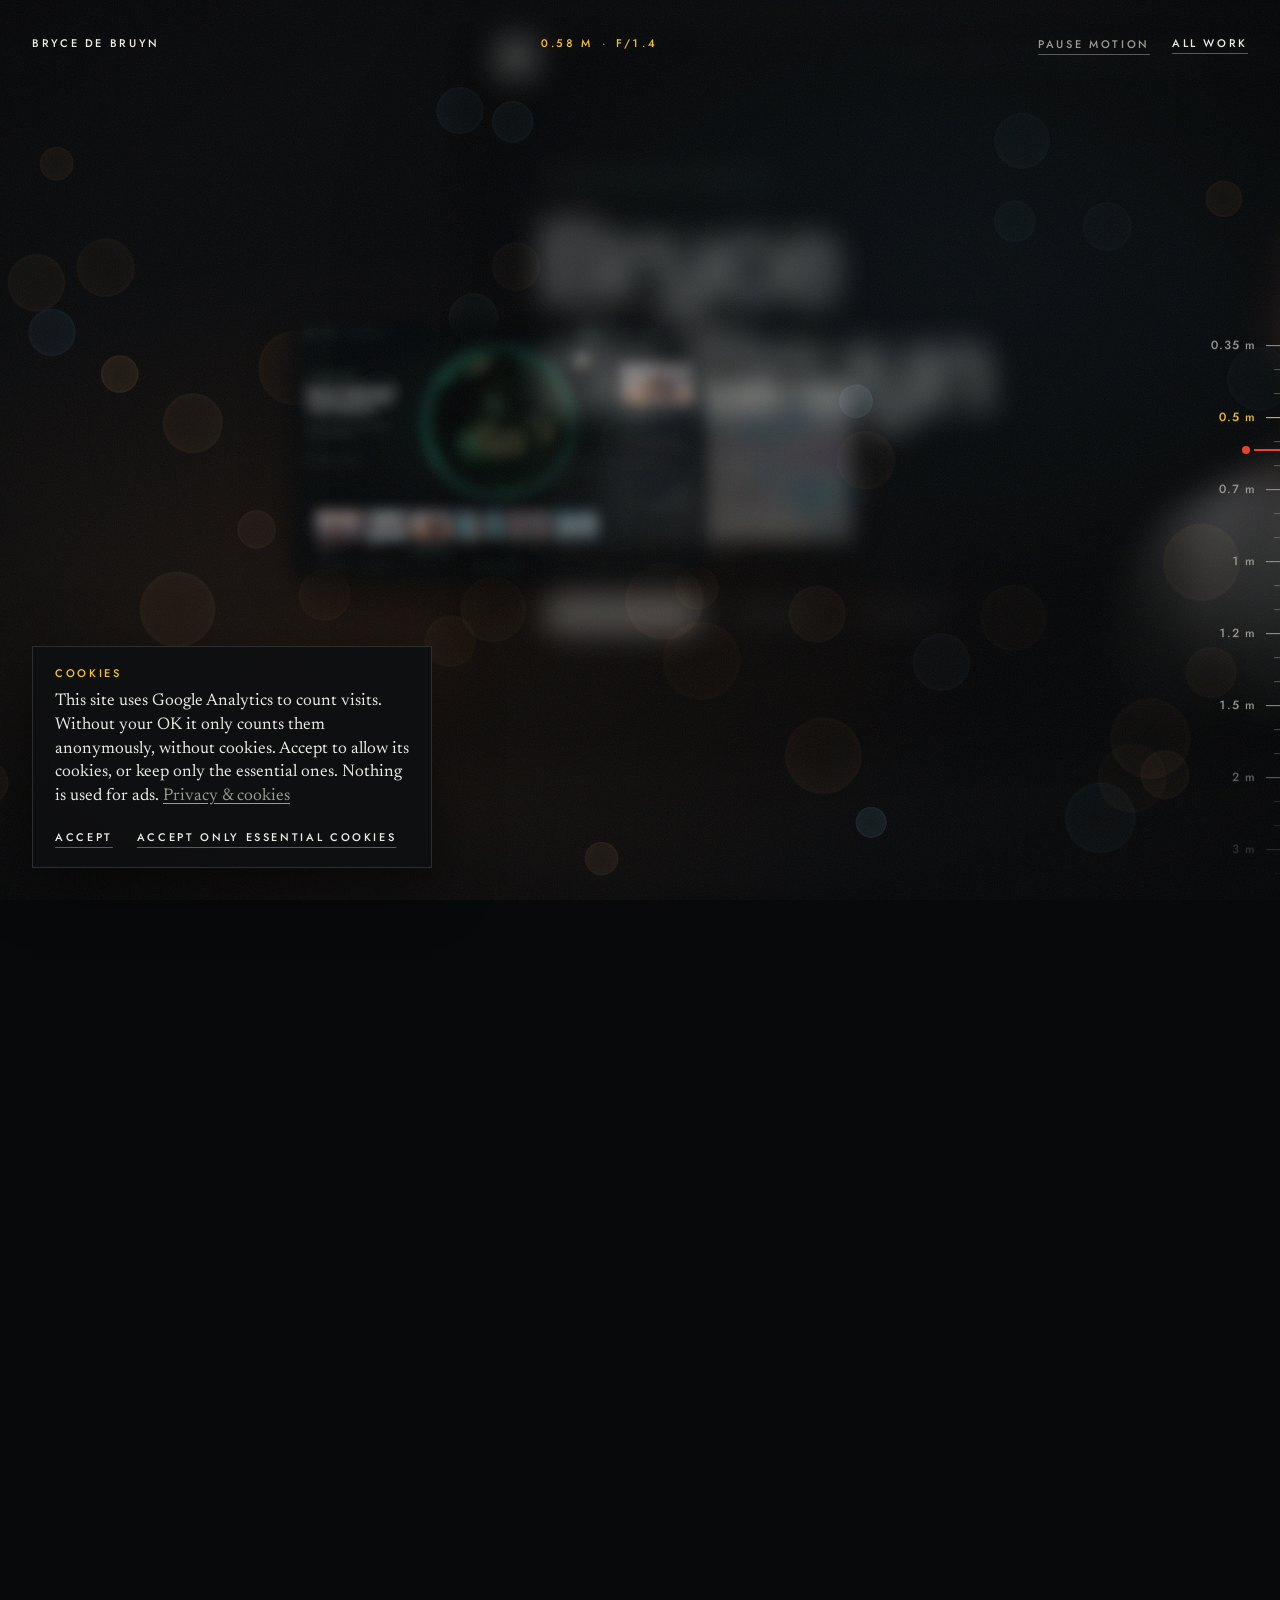
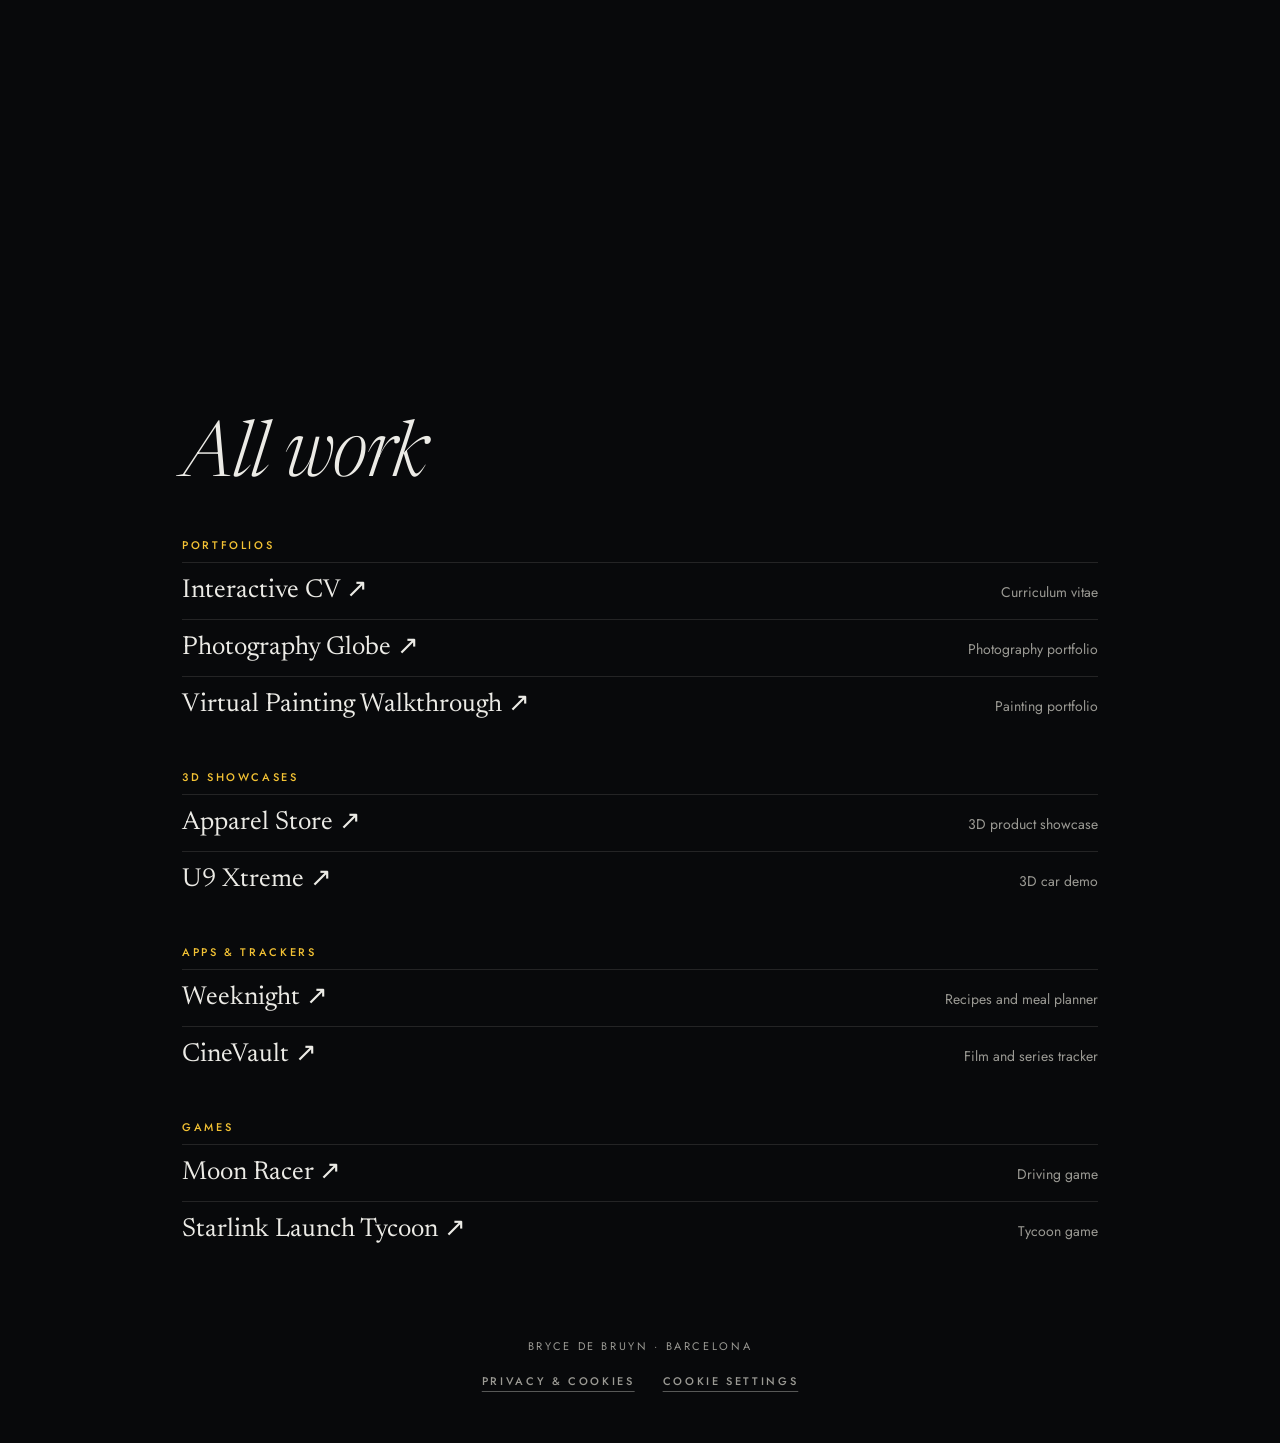
<file: index.html>
<!doctype html>
<html lang="en">
<head>
  <meta charset="utf-8">
  <meta name="viewport" content="width=device-width, initial-scale=1">
  <title>Bryce de Bruyn · Websites and games, in focus</title>
  <meta name="description" content="The websites and browser games Bryce de Bruyn has designed and built. Scroll to rack focus through them, from close up to infinity.">
  <meta name="theme-color" content="#08090b">

  <!-- Google tag (GA4 G-KSHFJ2PBB5 via GTM-5NJ6FLJG), Consent Mode v2.
       Starts with cookies off: Google only gets anonymous, cookieless pings.
       "Accept" in the bar (js/consent.js) turns analytics cookies on. Ad storage stays off. -->
  <script>
    window.dataLayer = window.dataLayer || [];
    function gtag(){dataLayer.push(arguments);}
    gtag('consent', 'default', {
      analytics_storage: 'denied',
      ad_storage: 'denied',
      ad_user_data: 'denied',
      ad_personalization: 'denied',
      wait_for_update: 500
    });
    try {
      if (localStorage.getItem('bdb-analytics') === 'granted') {
        gtag('consent', 'update', { analytics_storage: 'granted' });
      }
    } catch (e) {}
  </script>
  <script async src="https://www.googletagmanager.com/gtm.js?id=GTM-5NJ6FLJG"></script>
  <script>
    gtag('js', new Date());
  </script>

  <link rel="preconnect" href="https://fonts.googleapis.com">
  <link rel="preconnect" href="https://fonts.gstatic.com" crossorigin>
  <link href="https://fonts.googleapis.com/css2?family=Jost:wght@400;500&family=Newsreader:ital,opsz,wght@0,6..72,400;1,6..72,300;1,6..72,400&display=swap" rel="stylesheet">
  <link rel="stylesheet" href="css/style.css?v=8">
</head>
<body>
  <a class="skip" href="#work">Skip to the list of work</a>

  <header class="hud hud--top">
    <p class="hud__name">Bryce de Bruyn</p>
    <p class="hud__readout" aria-hidden="true"><span data-readout-dist>0.35 m</span><span class="hud__sep">·</span><span data-readout-f>f/1.4</span></p>
    <div class="hud__right">
      <button class="hud__pause" type="button" data-pause aria-pressed="false">Pause motion</button>
      <a class="hud__link" href="#work">All work</a>
    </div>
  </header>

  <main>
    <section class="scroller" data-scroller aria-label="Scroll to focus through the work">
      <div class="stage" data-stage>
        <canvas class="bokeh" data-bokeh aria-hidden="true"></canvas>
        <div class="planes" data-planes></div>
        <div class="af" data-af aria-hidden="true"><i></i><i></i><i></i><i></i></div>
        <div class="captions" data-captions></div>
        <canvas class="iris" data-iris aria-hidden="true"></canvas>
        <div class="grain" aria-hidden="true"></div>

        <nav class="scale" data-scale aria-label="Focus distance">
          <span class="scale__index" aria-hidden="true"></span>
          <ol class="scale__marks" data-scale-marks></ol>
        </nav>

        <p class="cue" data-cue aria-hidden="true"><span class="cue__ring"></span>Scroll to focus</p>
      </div>
    </section>

    <section class="work" id="work" aria-labelledby="work-title">
      <h2 id="work-title">All work</h2>
      <div data-work-list></div>
    </section>
  </main>

  <footer class="foot">
    <p>Bryce de Bruyn · Barcelona</p>
    <div class="foot__links">
      <a class="foot__link" href="privacy.html">Privacy &amp; cookies</a>
      <button class="foot__consent" type="button" data-consent-open>Cookie settings</button>
    </div>
  </footer>

  <script src="js/data.js?v=8"></script>
  <script src="js/main.js?v=8"></script>
  <script src="js/consent.js?v=8"></script>
</body>
</html>
</file>
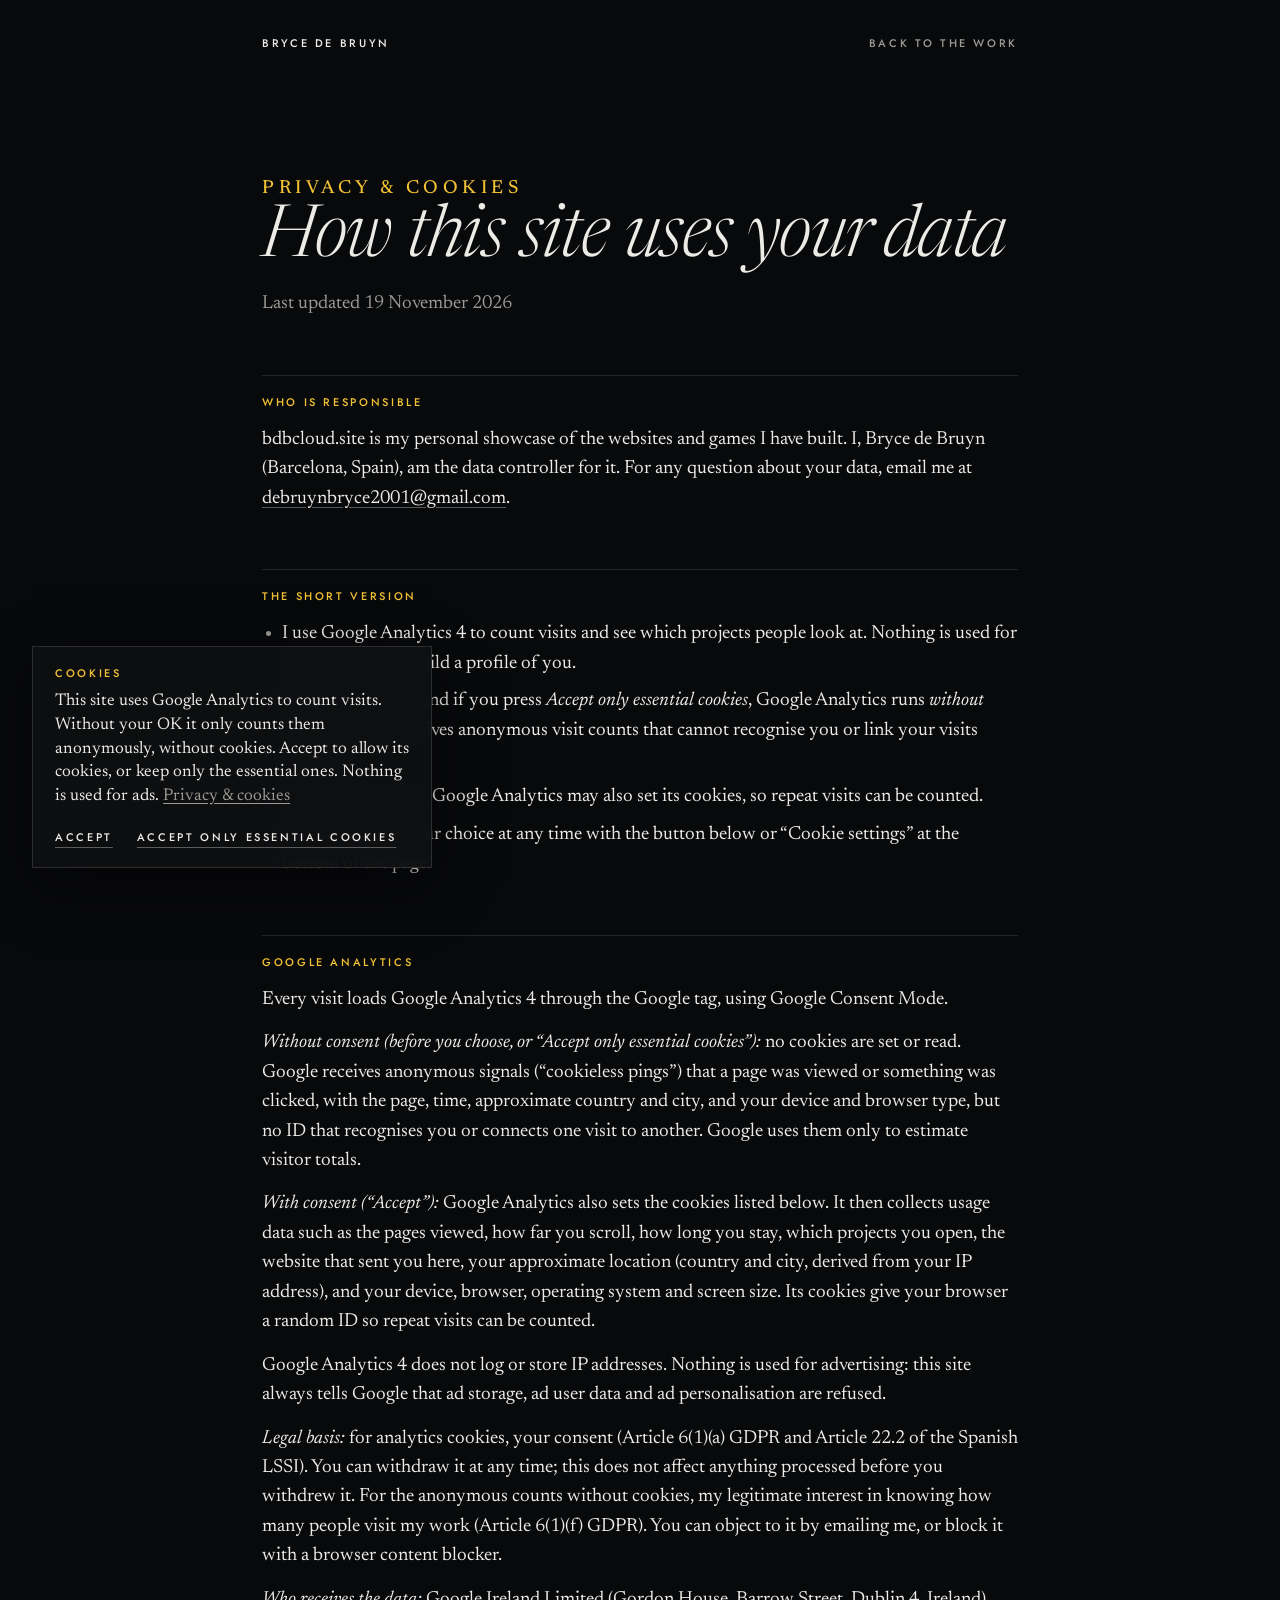
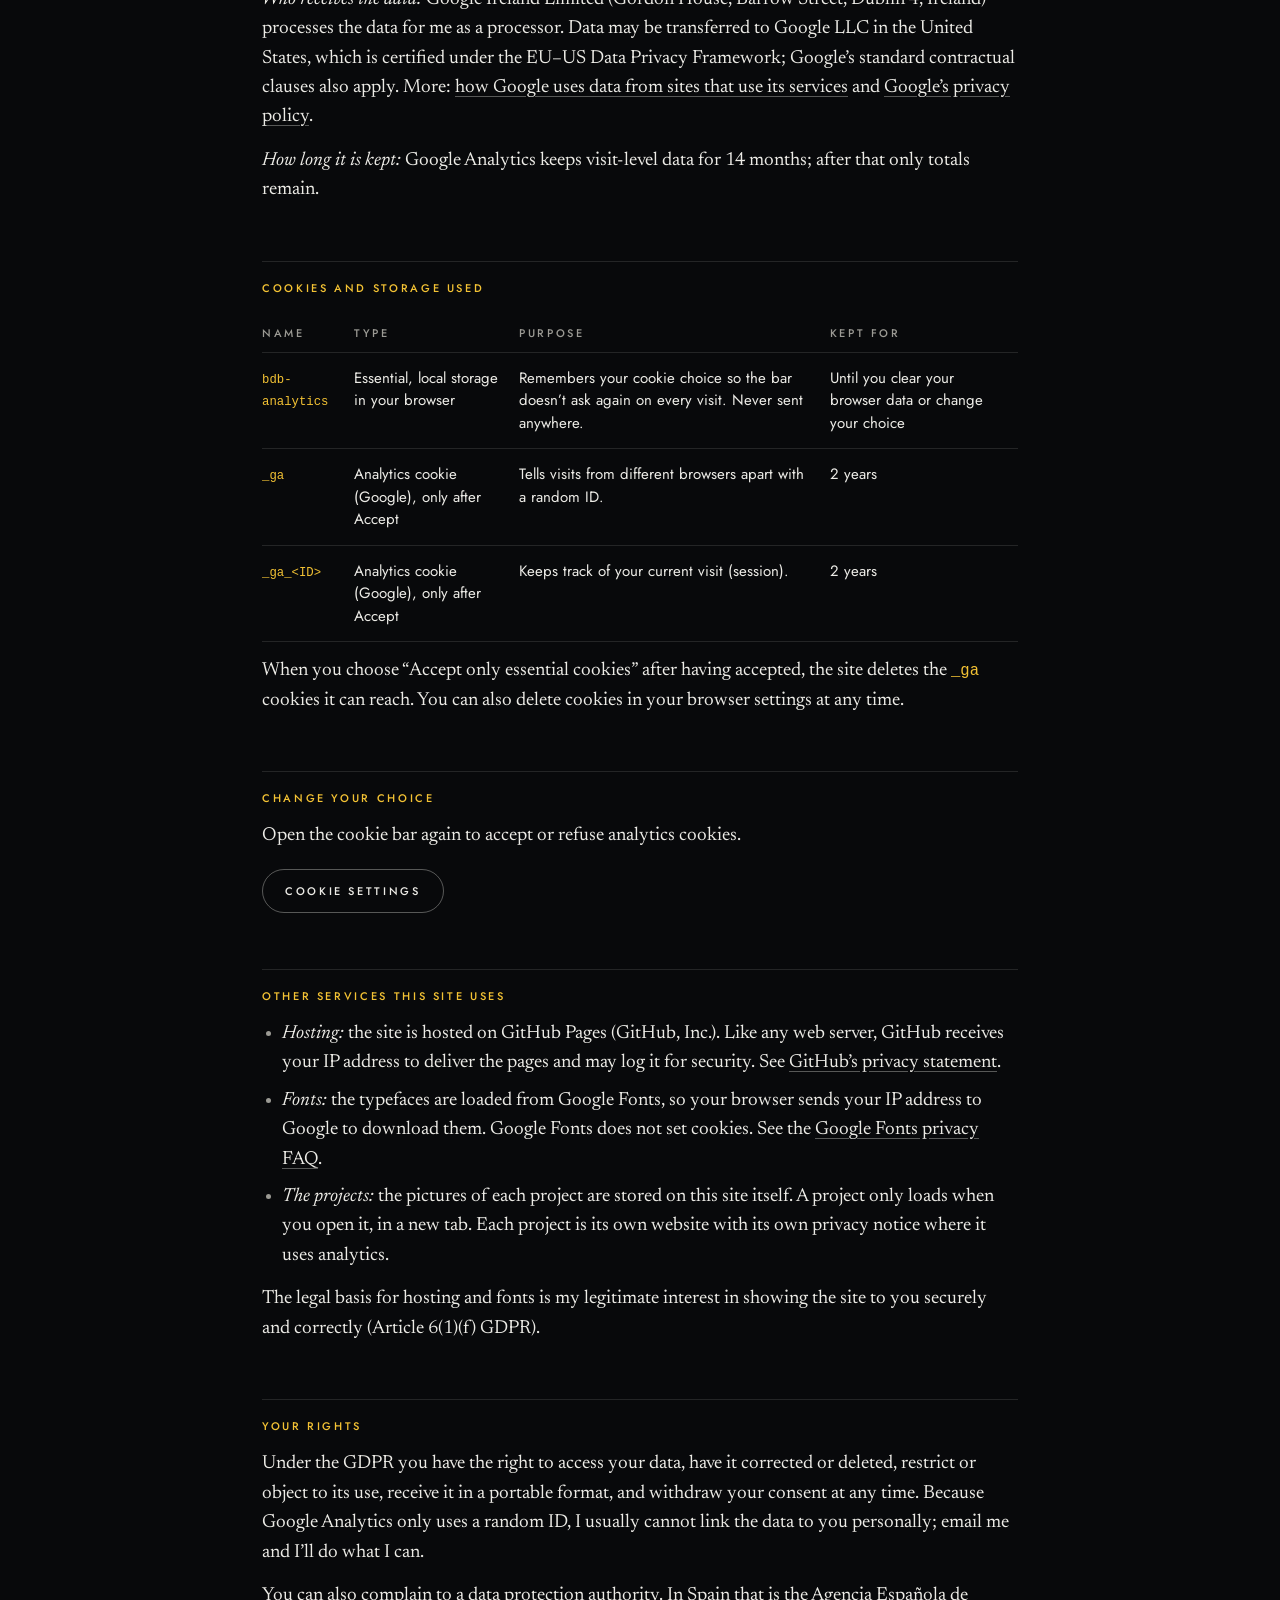
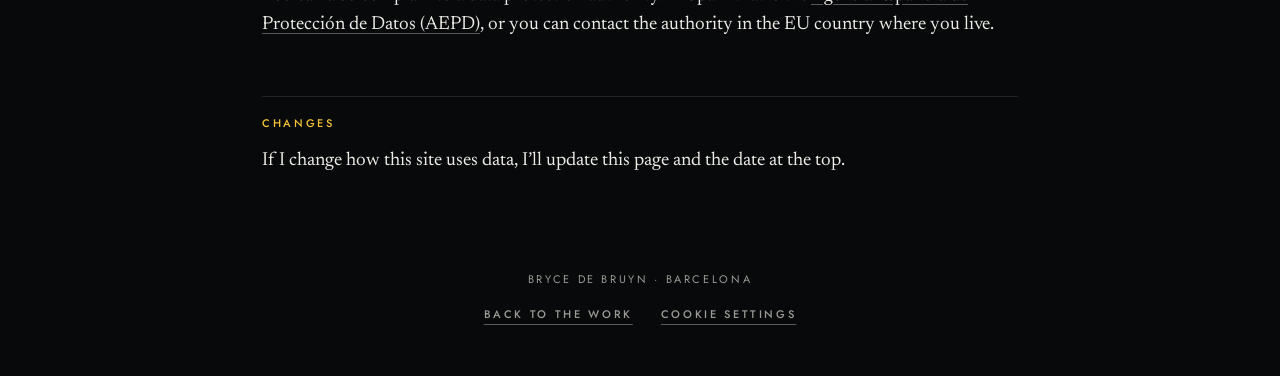
<file: privacy.html>
<!doctype html>
<html lang="en">
<head>
  <meta charset="utf-8">
  <meta name="viewport" content="width=device-width, initial-scale=1">
  <title>Privacy &amp; cookies · Bryce de Bruyn</title>
  <meta name="description" content="How bdbcloud.site uses cookies and Google Analytics, and your rights under the GDPR.">
  <meta name="robots" content="noindex">
  <meta name="theme-color" content="#08090b">

  <!-- Google tag (GA4 G-KSHFJ2PBB5 via GTM-5NJ6FLJG), Consent Mode v2. Same as index.html. -->
  <script>
    window.dataLayer = window.dataLayer || [];
    function gtag(){dataLayer.push(arguments);}
    gtag('consent', 'default', {
      analytics_storage: 'denied',
      ad_storage: 'denied',
      ad_user_data: 'denied',
      ad_personalization: 'denied',
      wait_for_update: 500
    });
    try {
      if (localStorage.getItem('bdb-analytics') === 'granted') {
        gtag('consent', 'update', { analytics_storage: 'granted' });
      }
    } catch (e) {}
  </script>
  <script async src="https://www.googletagmanager.com/gtm.js?id=GTM-5NJ6FLJG"></script>
  <script>
    gtag('js', new Date());
  </script>

  <link rel="preconnect" href="https://fonts.googleapis.com">
  <link rel="preconnect" href="https://fonts.gstatic.com" crossorigin>
  <link href="https://fonts.googleapis.com/css2?family=Jost:wght@400;500&family=Newsreader:ital,opsz,wght@0,6..72,400;1,6..72,300;1,6..72,400&display=swap" rel="stylesheet">
  <link rel="stylesheet" href="css/style.css?v=8">
</head>
<body class="legal-page">
  <a class="skip" href="#main">Skip to content</a>

  <header class="legal-top">
    <a class="legal-top__name" href="./">Bryce de Bruyn</a>
    <a class="legal-top__back" href="./">Back to the work</a>
  </header>

  <main id="main" class="legal">
    <p class="legal__kicker">Privacy &amp; cookies</p>
    <h1>How this site uses your data</h1>
    <p class="legal__date">Last updated 19 November 2026</p>

    <h2>Who is responsible</h2>
    <p>bdbcloud.site is my personal showcase of the websites and games I have built. I, Bryce de Bruyn (Barcelona, Spain), am the data controller for it. For any question about your data, email me at <a href="mailto:debruynbryce2001@gmail.com">debruynbryce2001@gmail.com</a>.</p>

    <h2>The short version</h2>
    <ul>
      <li>I use Google Analytics 4 to count visits and see which projects people look at. Nothing is used for advertising or to build a profile of you.</li>
      <li>Until you choose, and if you press <strong>Accept only essential cookies</strong>, Google Analytics runs <strong>without cookies</strong>: it only receives anonymous visit counts that cannot recognise you or link your visits together.</li>
      <li>If you press <strong>Accept</strong>, Google Analytics may also set its cookies, so repeat visits can be counted.</li>
      <li>You can change your choice at any time with the button below or “Cookie settings” at the bottom of the page.</li>
    </ul>

    <h2>Google Analytics</h2>
    <p>Every visit loads Google Analytics 4 through the Google tag, using Google Consent Mode.</p>
    <p><strong>Without consent (before you choose, or “Accept only essential cookies”):</strong> no cookies are set or read. Google receives anonymous signals (“cookieless pings”) that a page was viewed or something was clicked, with the page, time, approximate country and city, and your device and browser type, but no ID that recognises you or connects one visit to another. Google uses them only to estimate visitor totals.</p>
    <p><strong>With consent (“Accept”):</strong> Google Analytics also sets the cookies listed below. It then collects usage data such as the pages viewed, how far you scroll, how long you stay, which projects you open, the website that sent you here, your approximate location (country and city, derived from your IP address), and your device, browser, operating system and screen size. Its cookies give your browser a random ID so repeat visits can be counted.</p>
    <p>Google Analytics 4 does not log or store IP addresses. Nothing is used for advertising: this site always tells Google that ad storage, ad user data and ad personalisation are refused.</p>
    <p><strong>Legal basis:</strong> for analytics cookies, your consent (Article 6(1)(a) GDPR and Article 22.2 of the Spanish LSSI). You can withdraw it at any time; this does not affect anything processed before you withdrew it. For the anonymous counts without cookies, my legitimate interest in knowing how many people visit my work (Article 6(1)(f) GDPR). You can object to it by emailing me, or block it with a browser content blocker.</p>
    <p><strong>Who receives the data:</strong> Google Ireland Limited (Gordon House, Barrow Street, Dublin 4, Ireland) processes the data for me as a processor. Data may be transferred to Google LLC in the United States, which is certified under the EU–US Data Privacy Framework; Google’s standard contractual clauses also apply. More: <a href="https://policies.google.com/technologies/partner-sites" target="_blank" rel="noopener">how Google uses data from sites that use its services</a> and <a href="https://policies.google.com/privacy" target="_blank" rel="noopener">Google’s privacy policy</a>.</p>
    <p><strong>How long it is kept:</strong> Google Analytics keeps visit-level data for 14 months; after that only totals remain.</p>

    <h2>Cookies and storage used</h2>
    <div class="legal__table-wrap">
      <table>
        <thead>
          <tr><th scope="col">Name</th><th scope="col">Type</th><th scope="col">Purpose</th><th scope="col">Kept for</th></tr>
        </thead>
        <tbody>
          <tr><td data-label="Name"><code>bdb-analytics</code></td><td data-label="Type">Essential, local storage in your browser</td><td data-label="Purpose">Remembers your cookie choice so the bar doesn’t ask again on every visit. Never sent anywhere.</td><td data-label="Kept for">Until you clear your browser data or change your choice</td></tr>
          <tr><td data-label="Name"><code>_ga</code></td><td data-label="Type">Analytics cookie (Google), only after Accept</td><td data-label="Purpose">Tells visits from different browsers apart with a random ID.</td><td data-label="Kept for">2 years</td></tr>
          <tr><td data-label="Name"><code>_ga_&lt;ID&gt;</code></td><td data-label="Type">Analytics cookie (Google), only after Accept</td><td data-label="Purpose">Keeps track of your current visit (session).</td><td data-label="Kept for">2 years</td></tr>
        </tbody>
      </table>
    </div>
    <p>When you choose “Accept only essential cookies” after having accepted, the site deletes the <code>_ga</code> cookies it can reach. You can also delete cookies in your browser settings at any time.</p>

    <h2>Change your choice</h2>
    <p>Open the cookie bar again to accept or refuse analytics cookies.</p>
    <button class="legal__btn" type="button" data-consent-open>Cookie settings</button>

    <h2>Other services this site uses</h2>
    <ul>
      <li><strong>Hosting:</strong> the site is hosted on GitHub Pages (GitHub, Inc.). Like any web server, GitHub receives your IP address to deliver the pages and may log it for security. See <a href="https://docs.github.com/en/site-policy/privacy-policies/github-general-privacy-statement" target="_blank" rel="noopener">GitHub’s privacy statement</a>.</li>
      <li><strong>Fonts:</strong> the typefaces are loaded from Google Fonts, so your browser sends your IP address to Google to download them. Google Fonts does not set cookies. See the <a href="https://developers.google.com/fonts/faq/privacy" target="_blank" rel="noopener">Google Fonts privacy FAQ</a>.</li>
      <li><strong>The projects:</strong> the pictures of each project are stored on this site itself. A project only loads when you open it, in a new tab. Each project is its own website with its own privacy notice where it uses analytics.</li>
    </ul>
    <p>The legal basis for hosting and fonts is my legitimate interest in showing the site to you securely and correctly (Article 6(1)(f) GDPR).</p>

    <h2>Your rights</h2>
    <p>Under the GDPR you have the right to access your data, have it corrected or deleted, restrict or object to its use, receive it in a portable format, and withdraw your consent at any time. Because Google Analytics only uses a random ID, I usually cannot link the data to you personally; email me and I’ll do what I can.</p>
    <p>You can also complain to a data protection authority. In Spain that is the <a href="https://www.aepd.es" target="_blank" rel="noopener">Agencia Española de Protección de Datos (AEPD)</a>, or you can contact the authority in the EU country where you live.</p>

    <h2>Changes</h2>
    <p>If I change how this site uses data, I’ll update this page and the date at the top.</p>
  </main>

  <footer class="foot">
    <p>Bryce de Bruyn · Barcelona</p>
    <div class="foot__links">
      <a class="foot__link" href="./">Back to the work</a>
      <button class="foot__consent" type="button" data-consent-open>Cookie settings</button>
    </div>
  </footer>

  <script src="js/consent.js?v=8"></script>
</body>
</html>
</file>
<file: css/style.css>
/* =========================================================================
   Focus pull
   A dark, deep scene seen through a lens. Scrolling turns the focus ring.
   Lens-barrel engraving (Jost) for the instruments, Newsreader for names.
   ========================================================================= */

:root {
  --bg: #08090b;
  --ink: #ecebe6;
  --muted: #9b9a94;
  --yellow: #f3c234; /* the metre scale on a lens barrel */
  --red: #e5452f;    /* the focus index */

  --engrave: 'Jost', system-ui, sans-serif;
  --serif: 'Newsreader', Georgia, serif;
}

*, *::before, *::after { box-sizing: border-box; }

html { background: var(--bg); }

body {
  margin: 0;
  background: var(--bg);
  color: var(--ink);
  font-family: var(--engrave);
  font-size: 16px;
  line-height: 1.55;
  -webkit-font-smoothing: antialiased;
  overflow-x: hidden;
}

a { color: inherit; }
:focus-visible { outline: 2px solid var(--yellow); outline-offset: 3px; }

.skip {
  position: absolute;
  left: 16px;
  top: -60px;
  z-index: 50;
  padding: 10px 14px;
  background: var(--ink);
  color: var(--bg);
  text-decoration: none;
}
.skip:focus { top: 12px; }

/* ------------------------------------------------------------ HUD */

.hud {
  position: fixed;
  left: 0;
  right: 0;
  z-index: 30;
  display: flex;
  align-items: center;
  justify-content: space-between;
  gap: 16px;
  padding: 22px 32px;
  pointer-events: none;
}
.hud > * { pointer-events: auto; margin: 0; }
.hud--top { top: 0; }

.hud__name,
.hud__link,
.hud__readout {
  font-size: 11px;
  font-weight: 500;
  letter-spacing: 0.24em;
  text-transform: uppercase;
}
.hud__link,
.hud__pause {
  display: inline-flex;
  align-items: center;
  min-height: 44px;
  text-decoration: underline;
  text-decoration-color: rgba(236, 235, 230, 0.35);
  text-underline-offset: 6px;
  transition: text-decoration-color 0.2s;
}
.hud__link:hover, .hud__pause:hover { text-decoration-color: var(--ink); }
.hud__right { display: flex; align-items: center; gap: 22px; }
.hud__pause {
  padding: 0;
  border: 0;
  background: none;
  color: var(--muted);
  font: 500 11px/1 var(--engrave);
  letter-spacing: 0.24em;
  text-transform: uppercase;
  cursor: pointer;
}
.is-paused .grain, .is-paused .cue__ring { animation-play-state: paused; }
.hud__readout { color: var(--yellow); font-variant-numeric: tabular-nums; }
.hud__sep { margin: 0 0.8em; color: var(--muted); }

/* ------------------------------------------------------------ the scene */

.scroller { position: relative; }

.stage {
  position: sticky;
  top: 0;
  height: 100vh;
  height: 100svh;
  overflow: hidden;
  background:
    radial-gradient(ellipse 70% 60% at 30% 70%, rgba(120, 70, 30, 0.16), transparent 70%),
    radial-gradient(ellipse 60% 55% at 75% 30%, rgba(40, 90, 110, 0.14), transparent 70%),
    var(--bg);
}

.bokeh, .iris {
  position: absolute;
  inset: 0;
  width: 100%;
  height: 100%;
  pointer-events: none;
}
.iris { z-index: 20; }

.planes { position: absolute; inset: 0; z-index: 1; } /* its own layer, so the planes stay under the iris and captions */

.plane {
  position: absolute;
  top: 0;
  left: 0;
  transform-origin: 50% 50%;
  will-change: transform, filter, opacity;
  visibility: hidden;
}
.plane--shot {
  aspect-ratio: 16 / 10;
  border-radius: 4px;
  overflow: hidden;
  cursor: pointer;
  box-shadow: 0 30px 80px -20px rgba(0, 0, 0, 0.8), 0 0 0 1px rgba(255, 255, 255, 0.06);
  background: #111;
}
.plane--shot img { display: block; width: 100%; height: 100%; object-fit: cover; transition: transform 0.4s ease; }
.plane--shot:hover img { transform: scale(1.02); }

.plane--text { text-align: center; cursor: default; }
.plane__title {
  margin: 0;
  font-family: var(--serif);
  font-style: italic;
  font-weight: 300;
  font-size: 128px;
  line-height: 0.92;
  letter-spacing: -0.03em;
}
.plane__sub {
  margin: 26px 0 0;
  font-size: 13px;
  font-weight: 500;
  letter-spacing: 0.32em;
  text-transform: uppercase;
  color: var(--muted);
}
.plane__links { display: flex; justify-content: center; gap: 14px; margin-top: 30px; }

/* The autofocus frame: four corners around whatever is in focus. */
.af {
  position: absolute;
  top: 0;
  left: 0;
  z-index: 12;
  pointer-events: none;
  opacity: 0;
}
.af i {
  position: absolute;
  width: 22px;
  height: 22px;
  border: 0 solid rgba(236, 235, 230, 0.8);
  transition: border-color 0.2s;
}
.af i:nth-child(1) { left: -14px; top: -14px; border-left-width: 2px; border-top-width: 2px; }
.af i:nth-child(2) { right: -14px; top: -14px; border-right-width: 2px; border-top-width: 2px; }
.af i:nth-child(3) { left: -14px; bottom: -14px; border-left-width: 2px; border-bottom-width: 2px; }
.af i:nth-child(4) { right: -14px; bottom: -14px; border-right-width: 2px; border-bottom-width: 2px; }
.af.is-locked i { border-color: var(--red); }

/* ------------------------------------------------------------ captions */

.captions { position: absolute; inset: 0; z-index: 14; pointer-events: none; }

.caption {
  position: absolute;
  top: 50%;
  width: min(30vw, 400px);
  opacity: 0;
  pointer-events: none;
}
.caption.is-live { pointer-events: auto; }
/* A soft shadow behind the text, so it reads over whatever is blurred behind it. */
.caption::before {
  content: '';
  position: absolute;
  inset: -18% -22%;
  z-index: -1;
  background: radial-gradient(closest-side, rgba(8, 9, 11, 0.82), rgba(8, 9, 11, 0.55) 60%, transparent);
}
.caption--left { left: 6vw; }
.caption--right { right: 9vw; }

.caption__kicker {
  margin: 0 0 16px;
  font-size: 11px;
  font-weight: 500;
  letter-spacing: 0.24em;
  text-transform: uppercase;
  color: var(--yellow);
}
.caption__name {
  margin: 0;
  font-family: var(--serif);
  font-style: italic;
  font-weight: 400;
  font-size: clamp(40px, 4.4vw, 68px);
  line-height: 0.98;
  letter-spacing: -0.02em;
}
.caption__type {
  margin: 12px 0 18px;
  font-size: 12px;
  font-weight: 500;
  letter-spacing: 0.24em;
  text-transform: uppercase;
  color: var(--muted);
}
.caption__text { margin: 0 0 10px; font-size: 16px; line-height: 1.6; color: #d5d3cc; }
.caption__note { margin: 0 0 10px; font-size: 14px; color: var(--muted); }

.button {
  display: inline-flex;
  align-items: center;
  min-height: 44px;
  gap: 10px;
  margin-top: 12px;
  padding: 12px 20px;
  border: 1px solid rgba(236, 235, 230, 0.4);
  border-radius: 999px;
  font-size: 12px;
  font-weight: 500;
  letter-spacing: 0.18em;
  text-transform: uppercase;
  text-decoration: none;
  transition: background 0.2s, color 0.2s, border-color 0.2s;
}
.button:hover { background: var(--ink); color: var(--bg); border-color: var(--ink); }
.button:active { transform: scale(0.97); }
.button--solid { background: var(--ink); color: var(--bg); border-color: var(--ink); }
.button--solid:hover { background: #fff; }

/* ------------------------------------------------------------ lens scale */

.scale {
  position: absolute;
  top: 0;
  right: 0;
  bottom: 0;
  z-index: 25;
  width: 92px;
  overflow: hidden;
  -webkit-mask-image: linear-gradient(transparent, #000 22%, #000 78%, transparent);
  mask-image: linear-gradient(transparent, #000 22%, #000 78%, transparent);
}
.scale__index {
  position: absolute;
  top: 50%;
  right: 0;
  width: 26px;
  height: 2px;
  margin-top: -1px;
  background: var(--red);
}
.scale__index::before {
  content: '';
  position: absolute;
  right: 30px;
  top: -3px;
  width: 8px;
  height: 8px;
  border-radius: 50%;
  background: var(--red);
}
.scale__marks {
  position: absolute;
  top: 50%;
  right: 0;
  margin: 0;
  padding: 0;
  list-style: none;
  will-change: transform;
}
.scale__marks li { height: 72px; position: relative; }
.scale__marks button {
  position: absolute;
  right: 0;
  top: -12px;
  display: flex;
  align-items: center;
  gap: 10px;
  height: 24px;
  padding: 0 0 0 10px;
  border: 0;
  background: none;
  color: var(--muted);
  font: 500 12px/1 var(--engrave);
  letter-spacing: 0.08em;
  white-space: nowrap;
  font-variant-numeric: tabular-nums;
  cursor: pointer;
  transition: color 0.2s;
}
.scale__marks button::after {
  content: '';
  width: 14px;
  height: 1px;
  background: currentColor;
}
.scale__marks button:hover,
.scale__marks button.is-current { color: var(--yellow); }
/* Small ticks between the numbers. */
.scale__marks li::before,
.scale__marks li::after {
  content: '';
  position: absolute;
  right: 0;
  width: 6px;
  height: 1px;
  background: rgba(155, 154, 148, 0.5);
}
.scale__marks li::before { top: 24px; }
.scale__marks li::after { top: 48px; }
.scale__marks li:last-child::before,
.scale__marks li:last-child::after { display: none; }

/* ------------------------------------------------------------ extras */

.grain {
  position: absolute;
  inset: -50%;
  z-index: 22;
  pointer-events: none;
  opacity: 0.07;
  background-image: url("data:image/svg+xml,%3Csvg xmlns='http://www.w3.org/2000/svg' width='220' height='220'%3E%3Cfilter id='n'%3E%3CfeTurbulence type='fractalNoise' baseFrequency='0.9' numOctaves='2' stitchTiles='stitch'/%3E%3C/filter%3E%3Crect width='100%25' height='100%25' filter='url(%23n)'/%3E%3C/svg%3E");
  animation: grain 0.9s steps(4) infinite;
}
@keyframes grain {
  0% { transform: translate(0, 0); }
  25% { transform: translate(-3%, 2%); }
  50% { transform: translate(2%, -3%); }
  75% { transform: translate(-1%, -2%); }
}
/* Vignette, like the corners of a fast lens. */
.stage::after {
  content: '';
  position: absolute;
  inset: 0;
  z-index: 21;
  pointer-events: none;
  background: radial-gradient(ellipse 85% 80% at 50% 50%, transparent 55%, rgba(0, 0, 0, 0.55) 100%);
}

.cue {
  position: absolute;
  left: 50%;
  bottom: 34px;
  z-index: 26;
  display: flex;
  align-items: center;
  gap: 12px;
  margin: 0;
  transform: translateX(-50%);
  white-space: nowrap;
  font-size: 11px;
  font-weight: 500;
  letter-spacing: 0.26em;
  text-transform: uppercase;
  color: var(--muted);
  transition: opacity 0.4s;
}
.cue__ring {
  width: 22px;
  height: 22px;
  border: 1px dashed rgba(236, 235, 230, 0.6);
  border-radius: 50%;
  animation: ring 6s linear infinite;
}
@keyframes ring { to { transform: rotate(360deg); } }

/* ------------------------------------------------------------ list of work */

.work {
  position: relative;
  z-index: 2;
  max-width: 980px;
  margin: 0 auto;
  padding: 120px 32px 80px;
}
.work h2 {
  margin: 0 0 40px;
  font-family: var(--serif);
  font-style: italic;
  font-weight: 300;
  font-size: clamp(44px, 6vw, 80px);
  line-height: 1;
  letter-spacing: -0.02em;
}
.work h3 {
  margin: 36px 0 8px;
  font-size: 11px;
  font-weight: 500;
  letter-spacing: 0.24em;
  text-transform: uppercase;
  color: var(--yellow);
}
.work ul { list-style: none; margin: 0; padding: 0; }
.work li {
  display: grid;
  grid-template-columns: 1fr auto;
  gap: 16px;
  align-items: baseline;
  padding: 6px 0;
  border-top: 1px solid rgba(236, 235, 230, 0.12);
}
.work a { display: inline-flex; align-items: center; min-height: 44px; font-family: var(--serif); font-size: 26px; text-decoration: none; }
.work a:hover { text-decoration: underline; text-underline-offset: 4px; text-decoration-thickness: 1px; }
.work li span { color: var(--muted); font-size: 14px; text-align: right; }

.foot { padding: 0 32px 40px; text-align: center; }
.foot p { margin: 0; font-size: 11px; letter-spacing: 0.24em; text-transform: uppercase; color: var(--muted); }

/* ------------------------------------------------------------ phones */

@media (max-width: 899px) {
  .hud { padding: 8px 16px; }
  .hud__right { gap: 16px; }
  .hud__readout { display: none; }
  .scale { display: none; }

  .plane__title { font-size: 64px; }
  .plane__sub { font-size: 11px; letter-spacing: 0.24em; margin-top: 18px; }

  .caption,
  .caption--left,
  .caption--right {
    left: 20px;
    right: 20px;
    top: auto;
    bottom: 5vh;
    width: auto;
  }
  .caption__kicker { margin-bottom: 10px; }
  .caption__name { font-size: 38px; }
  .caption__type { margin: 8px 0 10px; }
  .caption__text { font-size: 15px; line-height: 1.5; }
  .caption__note { display: none; }

  .cue { bottom: 22px; }
  .work { padding: 80px 20px 60px; }
  .work a { font-size: 22px; }
}

@media (prefers-reduced-motion: reduce) {
  .grain, .cue__ring { animation: none; }
  .hud__pause { display: none; }
  .plane--shot img { transition: none; }
}

/* ------------------------------------------------------------ cookie bar */

.consent {
  position: fixed;
  left: 32px;
  bottom: 32px;
  z-index: 40;
  width: min(400px, calc(100% - 64px));
  padding: 18px 22px 8px;
  background: rgba(14, 15, 18, 0.94);
  border: 1px solid rgba(236, 235, 230, 0.14);
  box-shadow: 0 18px 50px rgba(0, 0, 0, 0.5);
  -webkit-backdrop-filter: blur(10px);
  backdrop-filter: blur(10px);
  animation: consent-in 0.5s ease both;
}
@keyframes consent-in { from { opacity: 0; transform: translateY(12px); } }
.consent__kicker {
  margin: 0 0 8px;
  font-size: 11px;
  font-weight: 500;
  letter-spacing: 0.24em;
  text-transform: uppercase;
  color: var(--yellow);
}
.consent__text {
  margin: 0;
  font-family: var(--serif);
  font-size: 17px;
  line-height: 1.4;
}
.consent__text a {
  color: var(--muted);
  text-underline-offset: 3px;
  white-space: nowrap;
}
.consent__text a:hover { color: var(--ink); }
.consent__actions {
  display: flex;
  flex-wrap: wrap;
  column-gap: 24px;
  margin-top: 6px;
}
.consent button,
.foot__consent {
  display: inline-flex;
  align-items: center;
  min-height: 44px;
  padding: 0;
  border: 0;
  background: none;
  color: var(--ink);
  font: 500 11px/1.3 var(--engrave);
  letter-spacing: 0.24em;
  text-align: left;
  text-transform: uppercase;
  text-decoration: underline;
  text-decoration-color: rgba(236, 235, 230, 0.35);
  text-underline-offset: 6px;
  cursor: pointer;
  transition: text-decoration-color 0.2s, color 0.2s;
}
.consent button:hover,
.foot__consent:hover { text-decoration-color: var(--ink); }
.consent button:active,
.foot__consent:active { color: var(--yellow); }
.foot__consent { margin-top: 4px; color: var(--muted); }
.foot__links { display: flex; flex-wrap: wrap; justify-content: center; column-gap: 28px; }
.foot__link {
  display: inline-flex; align-items: center; min-height: 44px; margin-top: 4px;
  font: 500 11px/1.3 var(--engrave); letter-spacing: 0.24em; text-transform: uppercase;
  color: var(--muted); text-decoration: underline; text-decoration-color: rgba(236, 235, 230, 0.35);
  text-underline-offset: 6px; transition: text-decoration-color 0.2s, color 0.2s;
}
.foot__link:hover { text-decoration-color: var(--ink); }
.foot__link:active { color: var(--yellow); }

/* keep the scroll cue clear of the bar where they would overlap */
@media (max-width: 1179px) {
  .consent-open .cue { bottom: calc(var(--consent-h, 0px) + 48px); }
}
@media (max-width: 899px) {
  .consent { left: 12px; right: 12px; bottom: 12px; width: auto; padding: 16px 18px 6px; }
  .consent__text { font-size: 16px; }
  .consent-open .cue { bottom: calc(var(--consent-h, 0px) + 28px); }
}
@media (prefers-reduced-motion: reduce) {
  .consent { animation: none; }
}

/* ------------------------------------------------------------ privacy page */

.legal-top {
  display: flex; align-items: center; justify-content: space-between; gap: 16px;
  max-width: 820px; margin: 0 auto; padding: 22px 32px;
}
.legal-top a {
  display: inline-flex; align-items: center; min-height: 44px;
  font-size: 11px; font-weight: 500; letter-spacing: 0.24em; text-transform: uppercase;
  text-decoration: none; color: var(--muted); transition: color 0.2s;
}
.legal-top__name { color: var(--ink) !important; }
.legal-top a:hover { color: var(--ink); }

.legal { max-width: 820px; margin: 0 auto; padding: 72px 32px 96px; }
.legal__kicker {
  margin: 0 0 14px; font-size: 11px; font-weight: 500; letter-spacing: 0.24em;
  text-transform: uppercase; color: var(--yellow);
}
.legal h1 {
  margin: 0; font-family: var(--serif); font-style: italic; font-weight: 300;
  font-size: clamp(44px, 6vw, 72px); line-height: 1; letter-spacing: -0.02em;
}
.legal__date { margin: 18px 0 0; color: var(--muted); font-size: 14px; }
.legal h2 {
  margin: 56px 0 0; padding-top: 18px; border-top: 1px solid rgba(236, 235, 230, 0.12);
  font-size: 11px; font-weight: 500; letter-spacing: 0.24em; text-transform: uppercase; color: var(--yellow);
}
.legal p, .legal li { font-family: var(--serif); font-size: 19px; line-height: 1.55; }
.legal p { margin: 14px 0 0; }
.legal ul { margin: 14px 0 0; padding-left: 20px; }
.legal li + li { margin-top: 8px; }
.legal li::marker { color: var(--muted); }
.legal strong { font-weight: 400; font-style: italic; color: var(--ink); }
.legal a { color: var(--ink); text-decoration-color: rgba(236, 235, 230, 0.35); text-underline-offset: 4px; overflow-wrap: anywhere; }
.legal a:hover { text-decoration-color: var(--ink); }
.legal code { font-family: ui-monospace, Menlo, monospace; font-size: 0.82em; color: var(--yellow); }
.legal__table-wrap { margin-top: 18px; overflow-x: auto; }
.legal table { width: 100%; border-collapse: collapse; }
.legal th {
  padding: 10px 14px 10px 0; text-align: left; vertical-align: bottom;
  font-size: 11px; font-weight: 500; letter-spacing: 0.24em; text-transform: uppercase; color: var(--muted);
  border-bottom: 1px solid rgba(236, 235, 230, 0.12);
}
.legal td {
  padding: 14px 14px 14px 0; vertical-align: top; font-size: 15px; line-height: 1.5;
  border-bottom: 1px solid rgba(236, 235, 230, 0.12);
}
.legal__btn {
  display: inline-flex; align-items: center; min-height: 44px; margin-top: 18px; padding: 0 22px;
  border: 1px solid rgba(236, 235, 230, 0.35); border-radius: 999px; background: none; color: var(--ink);
  font: 500 11px/1.3 var(--engrave); letter-spacing: 0.24em; text-transform: uppercase; cursor: pointer;
  transition: border-color 0.2s, color 0.2s;
}
.legal__btn:hover { border-color: var(--ink); }
.legal__btn:active { color: var(--yellow); border-color: var(--yellow); }

@media (max-width: 899px) {
  .legal-top { padding: 8px 20px; }
  .legal { padding: 40px 20px 72px; }
  .legal p, .legal li { font-size: 17px; }
  .legal thead { display: none; }
  .legal tr { display: block; padding: 12px 0; border-bottom: 1px solid rgba(236, 235, 230, 0.12); }
  .legal td { display: block; padding: 3px 0; border: 0; }
  .legal td::before {
    content: attr(data-label); display: block;
    font-size: 10px; font-weight: 500; letter-spacing: 0.24em; text-transform: uppercase; color: var(--muted);
  }
  .legal td:first-child::before { content: none; }
}
</file>
